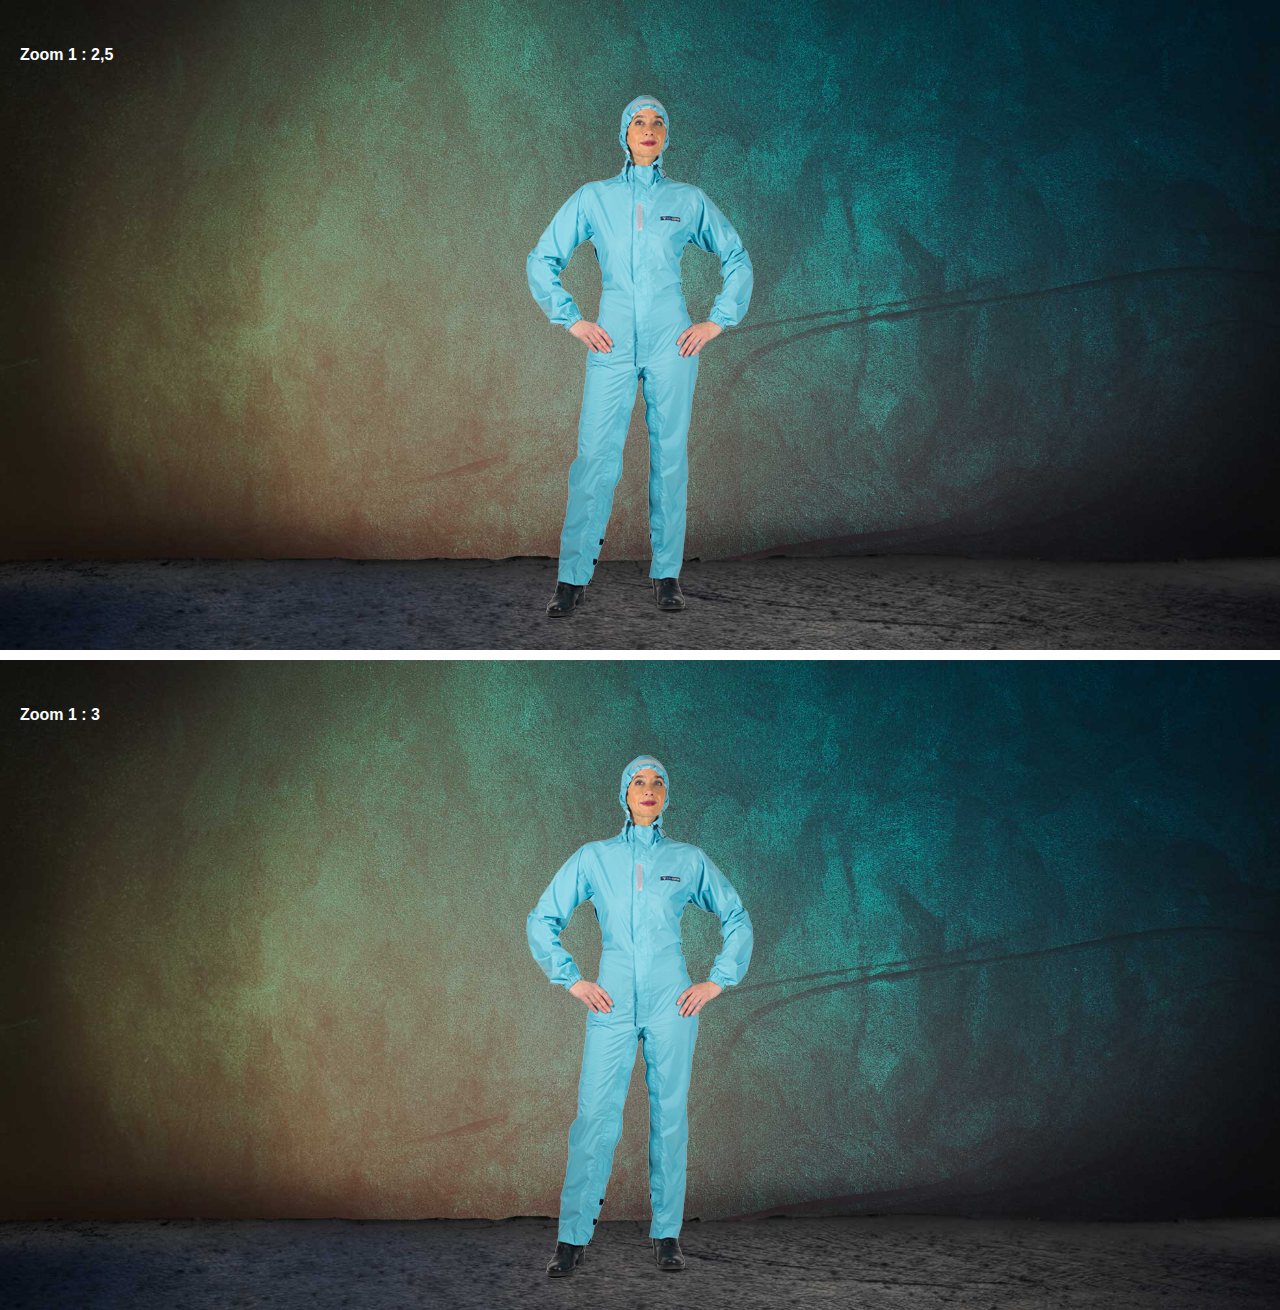
<file: zoom/index.html>
<!DOCTYPE html>
<html lang="en">
<head>
  <meta name="viewport" content="width=device-width, initial-scale=1">
	<meta charset="utf-8" />
	<meta http-equiv="X-UA-Compatible" content="IE=Edge;chrome=1" />

	<title>Raincombi Zoom</title>

	<link rel="stylesheet" href="css/easyzoom.css" />

	<style>
		p {
			font-family: Arial, Sans-serif;
			font-weight: bold;
			color: #fff;
			padding-left: 20px;
		}
	</style>

</head>
<body style="margin: 0;">

	<div class="container" style="background-image: url(shop-bg-big.jpg); background-position: center bottom;
	background-repeat: no-repeat;
	background-size: cover; padding: 30px 0 10px">
	<p> Zoom 1 : 2,5</p>

		<!-- Example -->
		<section id="example" style="text-align:center">
			<div class="easyzoom easyzoom--overlay">
				<a href="Shop_Sporty_Vorne_zoom.png">
					<img src="Shop_Sporty_Vorne_small.png" />
				</a>
			</div>
		</section>


	</div>


	<div class="container" style="background-image: url(shop-bg-big.jpg); background-position: center bottom;
	background-repeat: no-repeat;
	background-size: cover; padding: 30px 0 10px; border-top:10px solid #fff;">
	<p> Zoom 1 : 3</p>

		<!-- Example -->
		<section id="example" style="text-align:center">
			<div class="easyzoom easyzoom--overlay">
				<a href="Shop_Sporty_Vorne_zoom_2.png">
					<img src="Shop_Sporty_Vorne_small.png" />
				</a>
			</div>
		</section>


	</div>

	<script src="jquery-1.11.2.js"></script>
	<script src="jquery.mobile-events.min.js"></script>
	<script src="src/easyzoom.js"></script>
	<script>
		// Instantiate EasyZoom plugin
		var $easyzoom = $('.easyzoom').easyZoom();

		// Get the instance API
		var api = $easyzoom.data('easyZoom');
	</script>

</body>
</html>
</file>
<file: zoom/css/easyzoom.css>
/**
* EasyZoom core styles
*/
.easyzoom {
	position: relative;

	/* 'Shrink-wrap' the element */
	display: inline-block;
	*display: inline;
	*zoom: 2;
}

.easyzoom img {
	vertical-align: bottom;
}

.easyzoom.is-loading img {
	cursor: progress;
}

.easyzoom.is-ready img {
	cursor: crosshair;
}

.easyzoom.is-error  img {
	cursor: not-allowed;
}

.easyzoom-notice {
	position: absolute;
	top: 50%;
	left: 50%;
	z-index: 150;
	width: 10em;
	margin: -1em 0 0 -5em;
	line-height: 2em;
	text-align: center;
	background: #FFF;
	box-shadow: 0 0 10px #888;
}

.easyzoom-flyout {
	border: 2px solid rgba(255,255,255,0.8);
	border-radius: 10px;
	position:absolute;
	z-index: 100;
	overflow: hidden;
	background: rgba(255,255,255,0.5);
}

.show-flyout a img{
	visibility:hidden;
}

/**
* EasyZoom layout variations
*/
.easyzoom--overlay .easyzoom-flyout {
	top: 0;
	left: 0;
	width: 100%;
	height: 100%;
}

.easyzoom--adjacent .easyzoom-flyout {
	top: 0;
	left: 100%;
	width: 100%;
	height: 100%;
	margin-left: 20px;
}

.easyzoom-zoom{
  width: 30px;
  height: 30px;
  background-image: url(../icon_zoom.png);
  background-repeat: no-repeat;
  cursor: pointer;
  background-size:contain;
  position: absolute;
  bottom: 20px;
  right:80px;
  visibility: hidden;
}

.easyzoom.show-flyout .easyzoom-zoom{
  visibility: hidden;
}


@media only screen and (max-width : 480px){
  .easyzoom-zoom{
    visibility:visible;
  }

}
</file>
